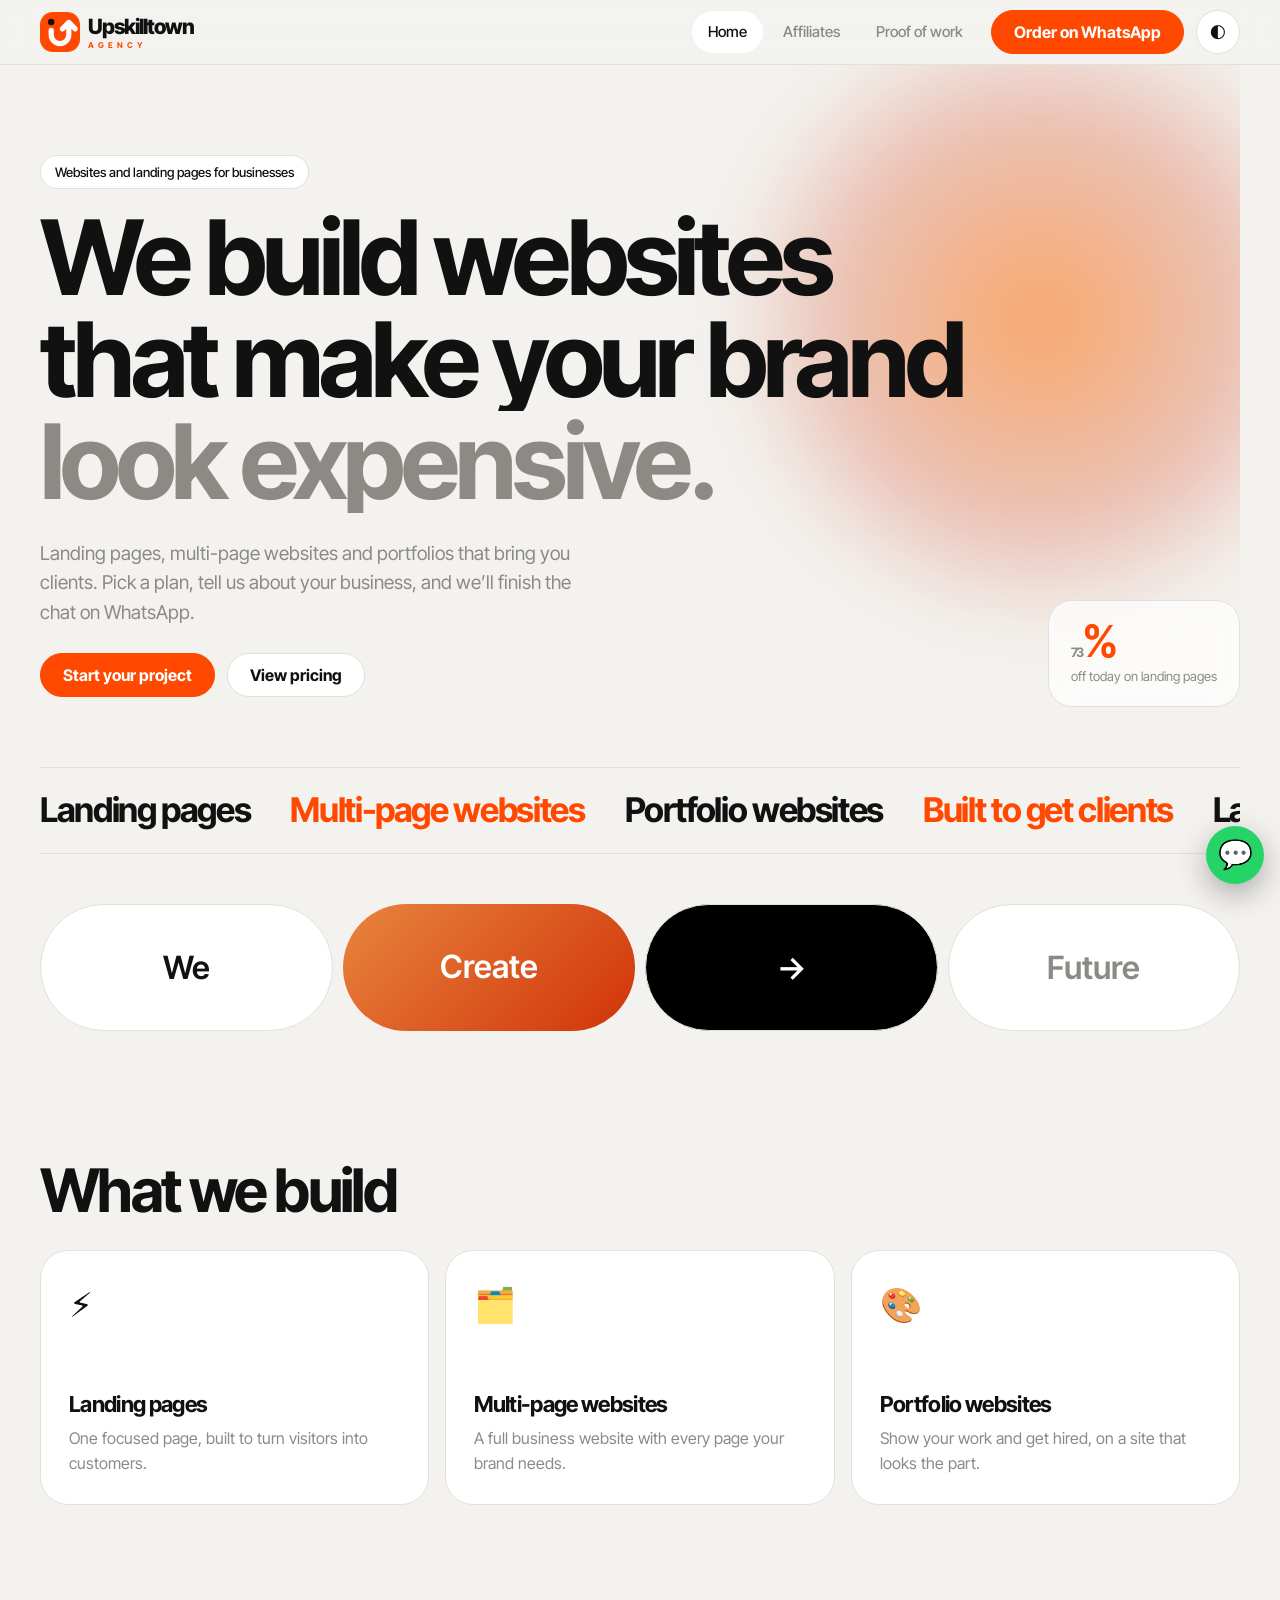
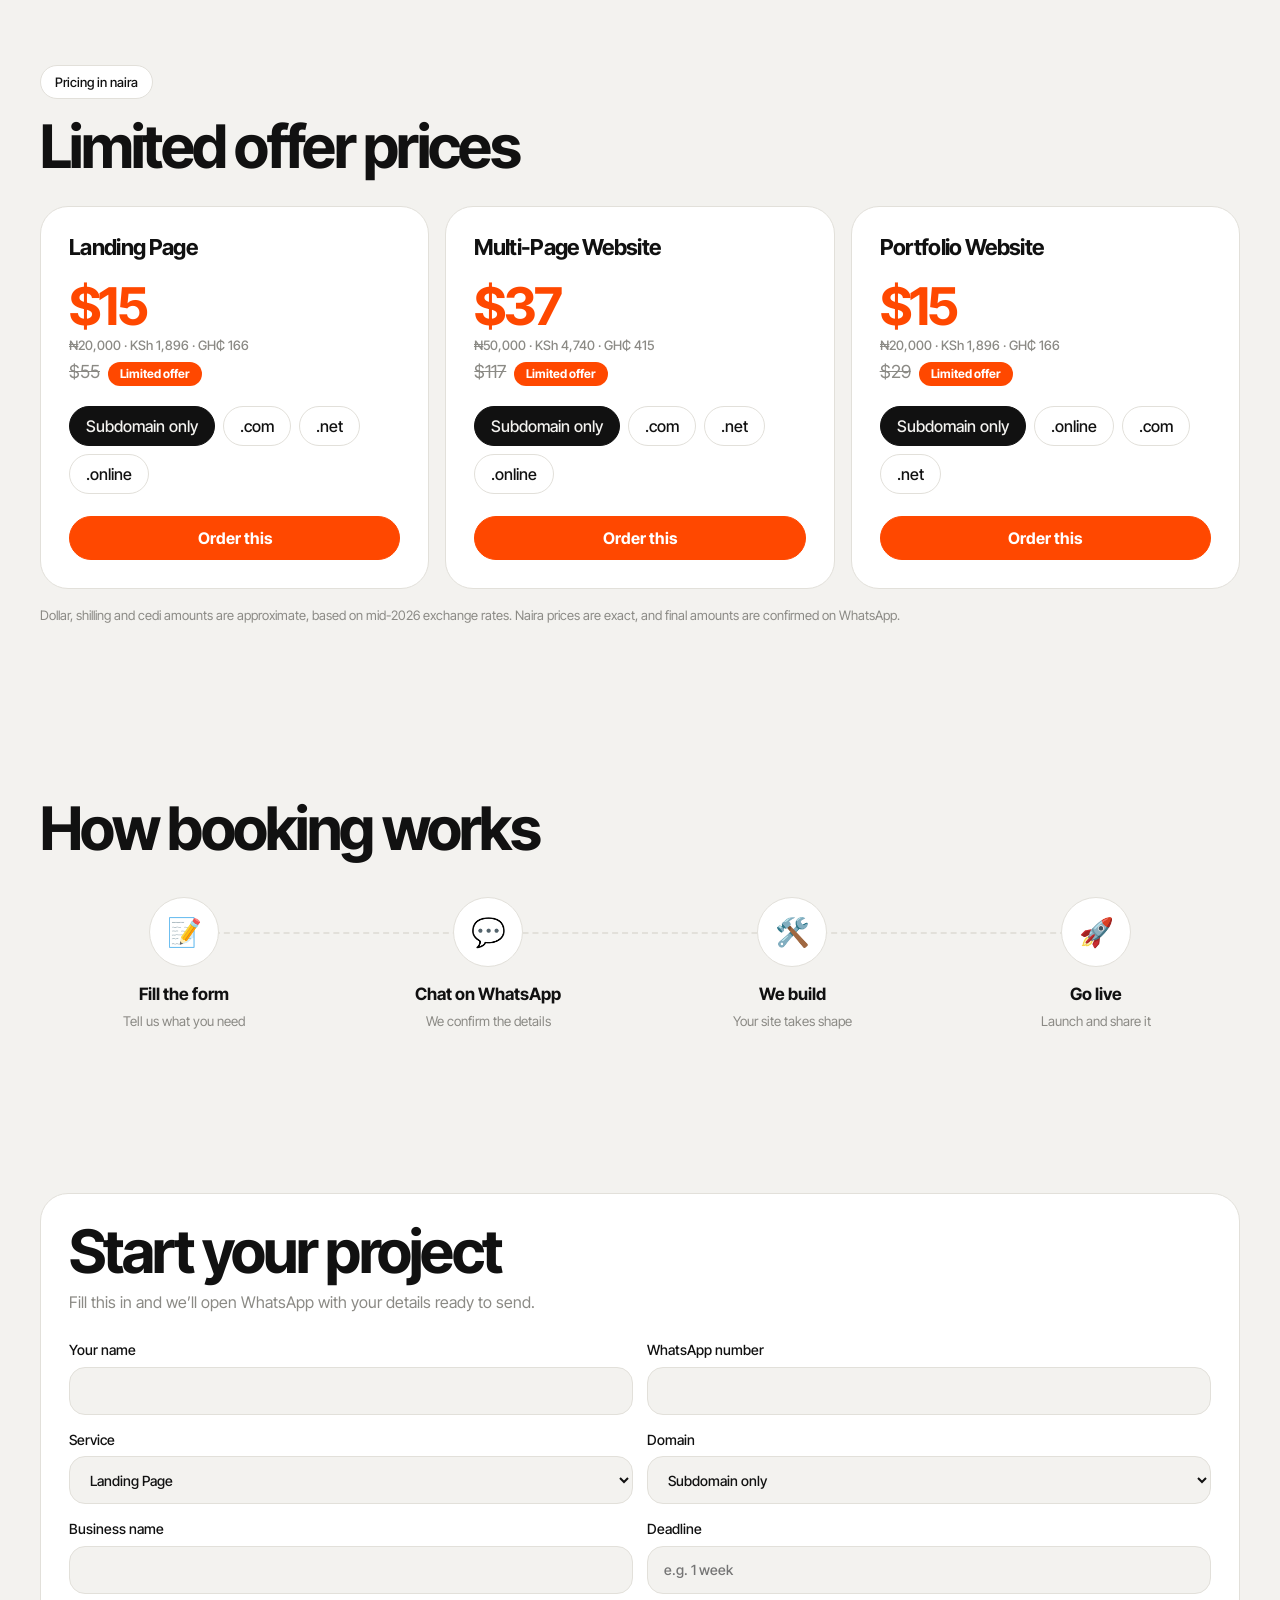
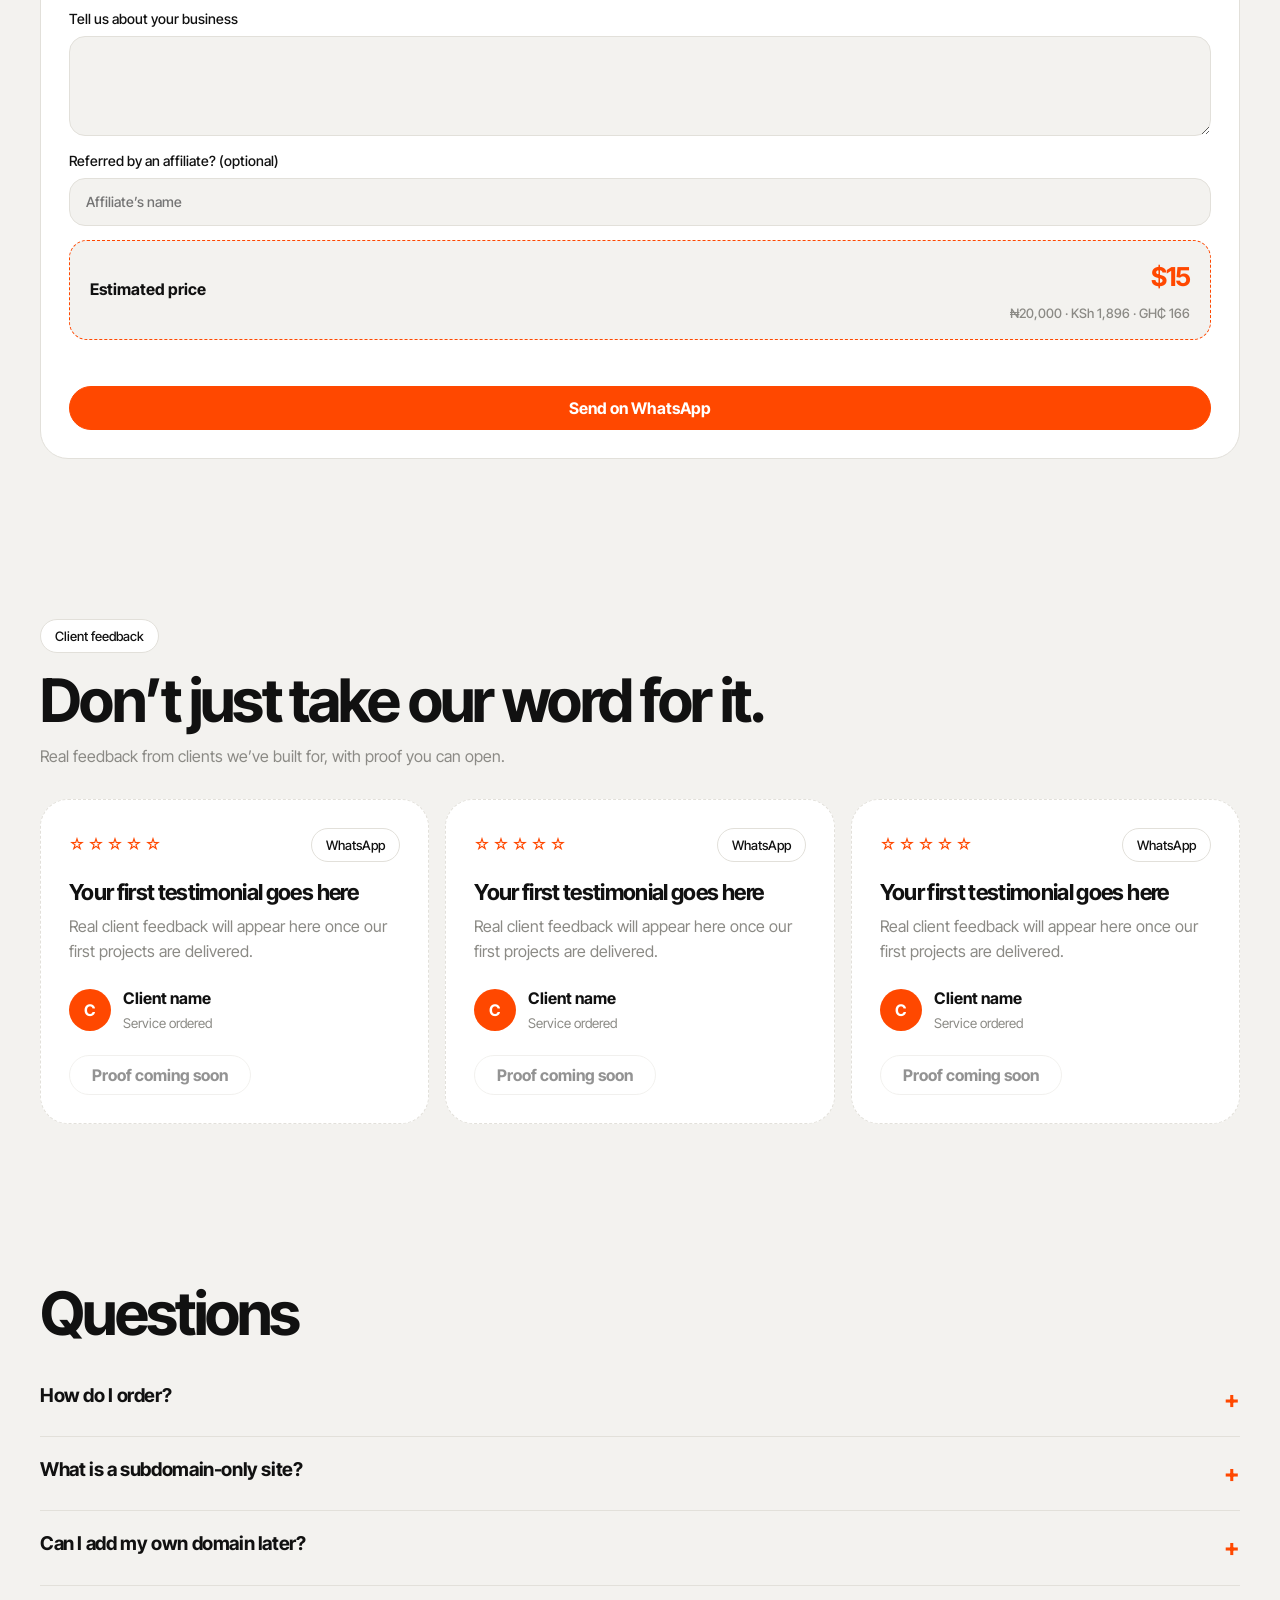
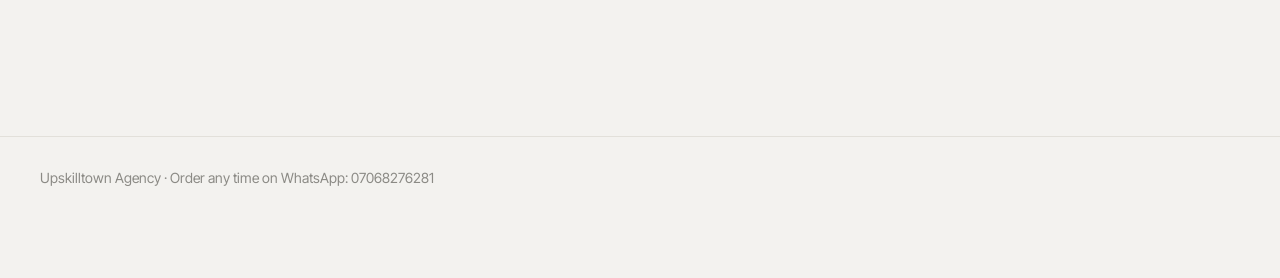
<file: public/assets/aistudio/upskilltown__1__143e55fd.html>
<!DOCTYPE html>
<html lang="en">
<head>
<meta charset="utf-8">
<meta name="viewport" content="width=device-width, initial-scale=1, viewport-fit=cover">
<title>Upskilltown Agency</title>
<link rel="icon" type="image/svg+xml" href="data:image/svg+xml,%3Csvg xmlns='http://www.w3.org/2000/svg' viewBox='0 0 100 100'%3E%3Crect width='100' height='100' rx='32' fill='%23FF4800'/%3E%3Cpath d='M28 46V57A22 22 0 0 0 72 57V26M56 42L72 26L88 42' stroke='%23FFF' stroke-width='13' fill='none' stroke-linecap='round' stroke-linejoin='round'/%3E%3Ccircle cx='28' cy='25' r='8' fill='%2314110F'/%3E%3C/svg%3E">
<link rel="stylesheet" href="https://fonts.googleapis.com/css2?family=Inter+Tight:wght@400;500;700;800&display=swap">
<style>
:root{--bg:#f3f2ef;--fg:#111;--mut:#8b8a85;--card:#fff;--line:#e2e0da;--o:#ff4800;--o2:#d1330a;box-sizing:border-box;padding-top:env(safe-area-inset-top,0px);padding-bottom:env(safe-area-inset-bottom,0px);color-scheme:light}
@media(prefers-color-scheme:dark){:root:not([data-theme="light"]){--bg:#0c0b0a;--fg:#f3f2ef;--mut:#8f8d87;--card:#171615;--line:#2a2826;color-scheme:dark}}
:root[data-theme="dark"]{--bg:#0c0b0a;--fg:#f3f2ef;--mut:#8f8d87;--card:#171615;--line:#2a2826;color-scheme:dark}
*,*::before,*::after{box-sizing:border-box}
html{scroll-padding-top:env(safe-area-inset-top,0px);height:100%}
body{margin:0;min-height:100%;background:var(--bg);color:var(--fg);font:400 16px/1.55 "Inter Tight",system-ui,-apple-system,"Segoe UI",Arial,sans-serif;overflow-x:hidden;transition:background .4s,color .4s}
body::before{content:"";position:fixed;inset:0 0 auto;height:env(safe-area-inset-top,0px);background:var(--bg);z-index:30}
a{color:inherit;text-decoration:none}
button,input,select,textarea{font:inherit;color:inherit}
:focus-visible{outline:2px solid var(--o);outline-offset:3px}
.w{width:min(1200px,100% - 32px);margin-inline:auto}
header{position:sticky;top:env(safe-area-inset-top,0px);z-index:20;background:color-mix(in srgb,var(--bg) 85%,transparent);backdrop-filter:blur(14px);border-bottom:1px solid var(--line)}
.nav{display:flex;align-items:center;gap:12px;height:64px}
.logo{font-weight:800;letter-spacing:-.04em;font-size:20px;display:flex;align-items:center;gap:8px;margin-right:auto}
.lw{display:grid;line-height:1}.lw b{font-size:21px;font-weight:800;letter-spacing:-.05em}.lw small{font-size:8px;font-weight:700;letter-spacing:.5em;color:var(--o);margin-top:4px}
nav{display:flex;gap:4px}
nav a{padding:9px 16px;border-radius:99px;font-weight:500;font-size:15px;color:var(--mut);transition:.25s}
nav a:hover,nav a.on{background:var(--card);color:var(--fg)}
.btn{display:inline-flex;align-items:center;justify-content:center;gap:8px;min-height:44px;padding:0 22px;border-radius:99px;border:1px solid var(--line);background:var(--card);font-weight:700;cursor:pointer;transition:transform .25s,box-shadow .25s,background .25s}
.btn:hover{transform:translateY(-3px)}
.btn.p{background:var(--o);border-color:var(--o);color:#fff}
.btn.p:hover{box-shadow:0 10px 30px rgba(255,106,0,.4)}
.btn.k{background:var(--fg);color:var(--bg);border-color:var(--fg)}
.btn[disabled]{opacity:.45;cursor:not-allowed;transform:none;box-shadow:none}
#tg,#mb{width:44px;padding:0}
#mb{display:none}
.pg{display:none;padding-bottom:70px}.pg.on{display:block}
h1,h2,h3{letter-spacing:-.045em;line-height:.98;margin:0}
h1{font-size:clamp(40px,8.4vw,104px);font-weight:700}
h2{font-size:clamp(30px,5vw,60px);font-weight:700}
h3{font-size:22px;letter-spacing:-.03em;line-height:1.1}
.g{color:var(--mut)}
.hero{position:relative;padding:clamp(40px,8vw,90px) 0 40px;overflow:hidden}
.hero::before{content:"";position:absolute;width:min(640px,90vw);aspect-ratio:1;right:-10%;top:-10%;border-radius:50%;background:radial-gradient(circle,rgba(255,106,0,.55),rgba(209,51,10,.25) 45%,transparent 70%);filter:blur(30px);animation:fl 9s ease-in-out infinite alternate;z-index:-1}
@keyframes fl{to{transform:translate(-8%,10%) scale(1.15)}}
.ln{display:block;overflow:hidden}
.ln>span{display:inline-block;transform:translateY(105%);animation:up .9s cubic-bezier(.2,.8,.2,1) forwards;animation-delay:calc(var(--i)*.12s)}
@keyframes up{to{transform:none}}
.sub{max-width:560px;font-size:clamp(16px,2vw,19px);color:var(--mut);margin:26px 0}
.row{display:flex;flex-wrap:wrap;gap:12px;align-items:center}
.glass{position:absolute;right:0;bottom:30px;padding:18px 22px;border-radius:24px;background:color-mix(in srgb,var(--card) 70%,transparent);border:1px solid var(--line);backdrop-filter:blur(12px);animation:fl 6s ease-in-out infinite alternate}
.glass b{font-size:44px;letter-spacing:-.05em;color:var(--o);line-height:1;display:block}
.glass span{font-size:13px;color:var(--mut)}
.mq{overflow:hidden;border-block:1px solid var(--line);padding:16px 0;margin:30px 0}
.mq div{display:flex;gap:40px;width:max-content;animation:mq 26s linear infinite;font-size:clamp(22px,3vw,34px);font-weight:700;letter-spacing:-.04em}
.mq span{white-space:nowrap}.mq span:nth-child(even){color:var(--o)}
@keyframes mq{to{transform:translateX(-50%)}}
.pills{display:grid;grid-template-columns:repeat(4,1fr);gap:10px;margin:50px 0}
.pills div{border-radius:99px;padding:clamp(16px,3.5vw,38px) 8px;text-align:center;font-weight:600;font-size:clamp(16px,3vw,32px);background:var(--card);border:1px solid var(--line)}
.pills .a{background:linear-gradient(135deg,#e8853d,var(--o2));color:#fff;border:0}
.pills .b{background:#000;color:#fff}.pills .c{color:var(--mut)}
.sec{padding:clamp(40px,7vw,80px) 0}
.tag{display:inline-block;padding:6px 14px;border-radius:99px;background:var(--card);border:1px solid var(--line);font-size:13px;font-weight:500;margin-bottom:18px}
.grid{display:grid;gap:16px;grid-template-columns:repeat(auto-fit,minmax(min(100%,280px),1fr))}
.card{background:var(--card);border:1px solid var(--line);border-radius:28px;padding:28px;transition:transform .35s,border-color .35s}
.card:hover{transform:translateY(-6px);border-color:var(--o)}
.card .e{font-size:34px;margin-bottom:60px;display:block}
.card p{color:var(--mut);margin:10px 0 0}
.price{font-size:clamp(38px,5vw,52px);font-weight:700;letter-spacing:-.05em;line-height:1;margin:22px 0 6px;color:var(--o)}
.was{color:var(--mut);text-decoration:line-through;font-size:18px}
.badge{display:inline-block;background:var(--o);color:#fff;border-radius:99px;padding:3px 12px;font-size:12px;font-weight:700;margin-left:8px}
.opts{display:flex;flex-wrap:wrap;gap:8px;margin-top:20px}
.opts button{min-height:40px;padding:0 16px;border-radius:99px;border:1px solid var(--line);background:transparent;cursor:pointer;font-weight:500;transition:.2s}
.opts button.on{background:var(--fg);color:var(--bg);border-color:var(--fg)}
.steps{position:relative;display:grid;grid-template-columns:repeat(4,1fr);gap:16px;margin-top:40px}
.trk{position:absolute;left:12%;right:12%;top:35px;border-top:2px dashed var(--line)}
.trk::after{content:"";position:absolute;top:-7px;left:0;width:12px;height:12px;border-radius:50%;background:var(--o);box-shadow:0 0 14px var(--o);animation:dot 8s linear infinite}
@keyframes dot{to{left:calc(100% - 12px)}}
.st{text-align:center;position:relative}
.ic{width:70px;height:70px;border-radius:50%;margin:0 auto 14px;display:grid;place-items:center;font-size:28px;background:var(--card);border:1px solid var(--line);animation:lit 8s infinite;animation-delay:calc(var(--i)*2s)}
@keyframes lit{0%,22%{transform:scale(1.15);background:var(--o);box-shadow:0 0 0 12px rgba(255,106,0,.18)}28%,100%{transform:none;background:var(--card);box-shadow:none}}
.st b{display:block;font-size:17px}.st small{color:var(--mut)}
.coin{position:absolute;right:6%;top:-8px;background:var(--o);color:#fff;font-weight:700;border-radius:99px;padding:4px 12px;font-size:14px;animation:pop 8s infinite;animation-delay:6s;opacity:0}
@keyframes pop{0%{opacity:0;transform:translateY(14px) scale(.7)}6%,20%{opacity:1;transform:none}26%,100%{opacity:0;transform:translateY(-20px)}}
form{display:grid;gap:14px;grid-template-columns:1fr 1fr}
form .f{grid-column:1/-1}
label{display:grid;gap:6px;font-size:14px;font-weight:500}
input,select,textarea{width:100%;min-height:48px;padding:12px 16px;border-radius:16px;border:1px solid var(--line);background:var(--bg)}
textarea{min-height:100px;resize:vertical}
.est{grid-column:1/-1;display:flex;justify-content:space-between;align-items:center;padding:16px 20px;border-radius:18px;background:var(--bg);border:1px dashed var(--o);font-weight:700}
.est b{font-size:26px;color:var(--o);letter-spacing:-.04em;text-align:right}
.fx{display:block;font-size:13px;font-weight:500;letter-spacing:0;color:var(--mut);margin-top:6px}
.err{color:#d33;font-size:13px;min-height:18px;grid-column:1/-1}
details{border-bottom:1px solid var(--line);padding:18px 0}
summary{cursor:pointer;font-weight:700;font-size:19px;letter-spacing:-.02em;list-style:none;display:flex;justify-content:space-between}
summary::after{content:"+";color:var(--o);font-size:24px;transition:transform .3s}
details[open] summary::after{transform:rotate(45deg)}
details p{color:var(--mut);margin:10px 0 0;max-width:640px}
.xmas{border-radius:32px;padding:clamp(26px,5vw,56px);background:linear-gradient(135deg,var(--o),var(--o2) 70%,#6b0f00);color:#fff;position:relative;overflow:hidden}
.xmas::after{content:"🎁";position:absolute;right:5%;top:10%;font-size:clamp(70px,14vw,160px);animation:fl 4s ease-in-out infinite alternate;opacity:.9}
.xmas h2{max-width:640px}.xmas p{max-width:520px;opacity:.9}
.dash{display:none;margin-top:20px;padding:22px;border-radius:22px;background:var(--bg);border:1px solid var(--o)}
.dash.on{display:block}
.dash code{display:block;word-break:break-all;font-size:15px;padding:12px;border-radius:12px;background:var(--card);margin:8px 0 14px}
.rules li{margin:8px 0;color:var(--mut)}
.tabs{display:flex;flex-wrap:wrap;gap:8px;margin:30px 0}
.pj .im{aspect-ratio:16/10;border-radius:20px;margin-bottom:18px;background:linear-gradient(135deg,color-mix(in srgb,var(--o) 30%,var(--card)),var(--card));display:grid;place-items:center;font-size:38px}
.pj .btn{margin-top:16px;min-height:40px}
.wa{position:fixed;right:max(16px,env(safe-area-inset-right,0px));bottom:max(16px,env(safe-area-inset-bottom,0px));z-index:25;width:58px;height:58px;border-radius:50%;background:#25d366;display:grid;place-items:center;font-size:28px;box-shadow:0 10px 30px rgba(0,0,0,.3);animation:pls 2.4s infinite}
@keyframes pls{0%{box-shadow:0 0 0 0 rgba(37,211,102,.6)}100%{box-shadow:0 0 0 22px rgba(37,211,102,0)}}
footer{border-top:1px solid var(--line);padding:30px 0 90px;color:var(--mut);font-size:14px}
.rv{opacity:0;transform:translateY(26px);transition:opacity .8s,transform .8s}.rv.in{opacity:1;transform:none}
.refp{display:none;margin-left:8px;font-size:12px;background:var(--o);color:#fff;border-radius:99px;padding:3px 10px}
@media(max-width:820px){
nav{position:absolute;top:64px;left:0;right:0;flex-direction:column;padding:12px 16px;background:var(--bg);border-bottom:1px solid var(--line);display:none}
nav.open{display:flex}nav a{padding:14px 16px}
#mb{display:inline-flex}.hdr-cta{display:none}
.steps{grid-template-columns:1fr 1fr;row-gap:34px}.trk{display:none}
form{grid-template-columns:1fr}.glass{position:static;display:inline-block;margin-top:10px}
.pills{gap:6px}}
.tc h3{margin:18px 0 10px}.tc .btn{margin-top:20px;min-height:40px}.pend{border-style:dashed;opacity:.8}
.who{display:flex;align-items:center;gap:12px;margin-top:22px}.av{width:42px;height:42px;border-radius:50%;background:var(--o);color:#fff;display:grid;place-items:center;font-weight:700;flex:none}
.mod{position:fixed;inset:0;z-index:50;background:rgba(0,0,0,.82);display:none;place-items:center;padding:20px}.mod.on{display:grid}.mod img{max-width:min(560px,100%);max-height:80vh;border-radius:18px;background:var(--card)}.mod .btn{position:absolute;top:max(16px,env(safe-area-inset-top,0px));right:16px}
@media(prefers-reduced-motion:reduce){*,*::before,*::after{animation:none!important;transition:none!important}.ln>span,.rv{transform:none;opacity:1}}
</style>
</head>
<body>
<header><div class="w nav">
<a class="logo" href="#offer" aria-label="Upskilltown Agency"><svg viewBox="0 0 100 100" width="40" height="40" aria-hidden="true"><rect width="100" height="100" rx="32" fill="#FF4800"/><path d="M28 46V57A22 22 0 0 0 72 57V26M56 42L72 26L88 42" stroke="#fff" stroke-width="13" fill="none" stroke-linecap="round" stroke-linejoin="round"/><circle cx="28" cy="25" r="8" fill="#14110F"/></svg><span class="lw"><b>Upskilltown</b><small>AGENCY</small></span></a>
<nav id="nv"><a href="#offer" data-p="offer">Home</a><a href="#affiliates" data-p="affiliates">Affiliates</a><a href="#proof" data-p="proof">Proof of work</a></nav>
<a class="btn p hdr-cta" id="hc" target="_blank" rel="noopener">Order on WhatsApp</a>
<button class="btn" id="tg" aria-label="Toggle light and dark mode">🌓</button>
<button class="btn" id="mb" aria-label="Menu">☰</button>
</div></header>

<main>
<section class="pg" id="offer"><div class="w">
<div class="hero">
<span class="tag">Websites and landing pages for businesses</span>
<h1><span class="ln" style="--i:0"><span>We build websites</span></span><span class="ln" style="--i:1"><span>that make your brand</span></span><span class="ln" style="--i:2"><span class="g">look expensive.</span></span></h1>
<p class="sub">Landing pages, multi-page websites and portfolios that bring you clients. Pick a plan, tell us about your business, and we’ll finish the chat on WhatsApp.</p>
<div class="row"><button class="btn p" data-go="orderf">Start your project</button><button class="btn" data-go="pricing">View pricing</button></div>
<div class="glass"><b><span data-c="73">0</span>%</b><span>off today on landing pages</span></div>
</div>
<div class="mq" aria-hidden="true"><div id="mq"></div></div>
<div class="pills"><div>We</div><div class="a">Create</div><div class="b">→</div><div class="c">Future</div></div>

<div class="sec"><h2 class="rv">What we build</h2><div class="grid" style="margin-top:30px">
<div class="card rv"><span class="e">⚡</span><h3>Landing pages</h3><p>One focused page, built to turn visitors into customers.</p></div>
<div class="card rv"><span class="e">🗂️</span><h3>Multi-page websites</h3><p>A full business website with every page your brand needs.</p></div>
<div class="card rv"><span class="e">🎨</span><h3>Portfolio websites</h3><p>Show your work and get hired, on a site that looks the part.</p></div>
</div></div>

<div class="sec" id="pricing"><span class="tag">Pricing in naira</span><h2 class="rv">Limited offer prices</h2><div class="grid" id="pc" style="margin-top:30px"></div><p class="g" style="font-size:13px;margin-top:16px">Dollar, shilling and cedi amounts are approximate, based on mid-2026 exchange rates. Naira prices are exact, and final amounts are confirmed on WhatsApp.</p></div>

<div class="sec"><h2 class="rv">How booking works</h2><div class="steps rv" id="s1"></div></div>

<div class="sec" id="orderf"><div class="card"><h2>Start your project</h2><p class="g">Fill this in and we’ll open WhatsApp with your details ready to send.</p>
<form id="of" novalidate style="margin-top:24px">
<label>Your name<input id="o_n" autocomplete="name"></label>
<label>WhatsApp number<input id="o_p" inputmode="tel" autocomplete="tel"></label>
<label>Service<select id="o_s"></select></label>
<label>Domain<select id="o_d"></select></label>
<label>Business name<input id="o_b"></label>
<label>Deadline<input id="o_dl" placeholder="e.g. 1 week"></label>
<label class="f">Tell us about your business<textarea id="o_m"></textarea></label>
<label class="f">Referred by an affiliate? (optional)<input id="o_r" placeholder="Affiliate’s name"></label>
<div class="est"><span>Estimated price</span><b id="o_e"></b></div>
<div class="err" id="o_x"></div>
<button class="btn p f" type="submit">Send on WhatsApp</button>
</form></div></div>

<div class="sec" id="tm"><span class="tag">Client feedback</span><h2 class="rv">Don’t just take our word for it.</h2><p class="g" style="max-width:520px;margin:14px 0 0">Real feedback from clients we’ve built for, with proof you can open.</p><div class="grid" id="tl" style="margin-top:30px"></div></div>
<div class="sec"><h2 class="rv">Questions</h2><div style="margin-top:20px">
<details><summary>How do I order?</summary><p>Fill in the form above and tap Send. WhatsApp opens with your details, and we reply there.</p></details>
<details><summary>What is a subdomain-only site?</summary><p>Your site goes live on a free address such as yourname.vercel.app instead of your own .com, .net or .online domain.</p></details>
<details><summary>Can I add my own domain later?</summary><p>Yes. Message us on WhatsApp and we’ll set it up.</p></details>
</div></div>
</div></section>

<section class="pg" id="affiliates"><div class="w">
<div class="hero"><span class="tag">Open to everyone · closes at 50 affiliates</span>
<h1><span class="ln" style="--i:0"><span>Refer a client.</span></span><span class="ln" style="--i:1"><span class="g">Get paid.</span></span></h1>
<p class="sub">Our affiliate system is very simple. No matter who you are, you get paid when a client you referred signs up.</p>
<div class="row"><button class="btn p" data-go="apply">Become an affiliate</button><button class="btn" data-go="team">Sales teams: partner with us</button></div></div>

<div class="grid" id="pay"></div>

<div class="sec"><div class="xmas rv"><h2>Best affiliate wins a Christmas gift.</h2><p id="xp"></p></div></div>

<div class="sec"><h2 class="rv">How it works</h2><div class="steps rv" id="s2"></div></div>

<div class="sec" id="team"><span class="tag">For sales teams and agencies</span>
<h2 class="rv">Got a sales team? Let’s work together.</h2>
<p class="g" id="team_p" style="max-width:620px;margin:14px 0 0"></p>
<div class="grid" id="team_tiers" style="margin-top:30px"></div>
<div class="grid" style="margin-top:16px;align-items:start">
<div class="card"><h3>Estimate your team’s pay</h3><p>Enter how many paying clients your team could bring in by the deadline.</p>
<label style="margin-top:16px">Paying clients<input id="t_c" inputmode="numeric" value="150"></label>
<div class="est" style="margin-top:14px"><span id="t_l2">Estimated pay</span><b id="t_e"></b></div>
<p class="g" style="font-size:13px" id="t_note"></p></div>
<div class="card"><h3>What we’re looking for</h3><ul class="rules"><li>A team or agency with a real sales process, not just one person.</li><li>Able to bring in at least 150 paying clients by 31 December 2026.</li><li>Clients are real and each one pays in full.</li><li>Your team uses the same prices and packages as everyone else.</li><li>You share each client’s name and phone number with us when they order.</li><li>Sales teams are separate from the 50-member individual affiliate list.</li></ul></div>
</div>
<div class="card" style="margin-top:16px"><h3>Apply as a sales team</h3><p class="g">Tell us about your team. We’ll review it and reply on WhatsApp with the next steps and a short written agreement.</p>
<form id="tf" novalidate style="margin-top:20px">
<label>Team or agency name<input id="t_n"></label>
<label>Team lead’s name<input id="t_o" autocomplete="name"></label>
<label>WhatsApp number<input id="t_p" inputmode="tel" autocomplete="tel"></label>
<label>People on your team<input id="t_s" inputmode="numeric"></label>
<label class="f">Clients you can bring in by 31 December<select id="t_t"><option value="">Choose one</option><option>150 to 299</option><option>300 to 499</option><option>500 or more</option></select></label>
<label class="f">How does your team sell, and where? (30+ characters)<textarea id="t_m"></textarea></label>
<div class="err" id="t_x"></div>
<button class="btn p f" type="submit">Apply on WhatsApp</button>
</form></div></div>

<div class="sec" id="apply"><div class="grid" style="align-items:start">
<div class="card"><h3>Apply to join</h3><p class="g">We use this to keep out spam and unserious applications. The affiliate team closes once it reaches 50 members, so apply early.</p>
<form id="af" novalidate style="margin-top:20px;grid-template-columns:1fr">
<label>Full name<input id="a_n" autocomplete="name"></label>
<label>WhatsApp number<input id="a_p" inputmode="tel"></label>
<label>Where will you promote?<select id="a_w"><option value="">Choose one</option><option>WhatsApp status/groups</option><option>Instagram</option><option>TikTok</option><option>Facebook</option><option>X (Twitter)</option><option>In person / network</option></select></label>
<label>How many people can you reach?<input id="a_a" inputmode="numeric"></label>
<label>Why should we approve you? (30+ characters)<textarea id="a_y"></textarea></label>
<label>Quick check: <span id="cq"></span><input id="a_c" inputmode="numeric"></label>
<label style="display:flex;gap:10px;align-items:flex-start;font-weight:400"><input type="checkbox" id="a_k" style="width:20px;min-height:20px;margin-top:3px">I agree to the rules and understand fake referrals are disqualified.</label>
<button class="btn p" id="a_b" type="submit" disabled>Apply on WhatsApp</button>
</form>
<div class="dash" id="dash"><b>You’re in. Your referral code:</b><code id="d_c"></code><b>Your referral link:</b><code id="d_l"></code>
<div class="row"><button class="btn" id="d_cp">Copy link</button><button class="btn p" id="d_sh">Share on WhatsApp</button></div>
<p class="g" style="margin-bottom:0">Send the link to your client, or ask them to mention your code when ordering.</p></div></div>
<div style="display:grid;gap:16px">
<div class="card"><h3>Register your client</h3><p>Brought a client? Send us their name and phone number. When they order, we match their details to you.</p>
<form id="vf" novalidate style="grid-template-columns:1fr;margin-top:14px"><label>Your name<input id="v_a"></label><label>Your phone number<input id="v_ap" inputmode="tel"></label><label>Client’s name<input id="v_n"></label><label>Client’s phone number<input id="v_c" inputmode="tel"></label><div class="err" id="v_x"></div><button class="btn k" type="submit">Register client on WhatsApp</button></form></div>
<div class="card"><h3>Payout steps</h3><ol class="rules"><li>Register your client’s name and phone number</li><li>Client orders and we match their details</li><li>Client pays</li><li>You get paid within 48 hours</li></ol></div>
<div class="card"><h3>Rules</h3><ul class="rules"><li>Only real, paying clients count.</li><li>The affiliate team is capped at 50 members. Applications close once it’s full.</li><li>Register each client’s name and phone number with us before or when they order.</li><li>No spam or fake leads. Self-referrals don’t count.</li><li>Payout is made after the client’s payment is confirmed.</li><li>Best affiliate is decided by confirmed paying clients. Upskilltown Agency makes the final call.</li></ul></div>
</div></div></div>
</div></section>

<section class="pg" id="proof"><div class="w">
<div class="hero"><span class="tag">Proof of work</span>
<h1><span class="ln" style="--i:0"><span>Sites we’ve</span></span><span class="ln" style="--i:1"><span class="g">shipped.</span></span></h1>
<p class="sub">Real projects will appear here soon.</p></div>
<div class="tabs" id="tb"></div><div class="grid" id="pj"></div>
<div class="sec" style="text-align:center"><h2>Want yours here?</h2><div class="row" style="justify-content:center;margin-top:20px"><a class="btn p" id="pc2" target="_blank" rel="noopener">Order on WhatsApp</a></div></div>
</div></section>
</main>

<div class="mod" id="md" role="dialog" aria-label="Testimonial proof"><button class="btn" id="mx" aria-label="Close">✕</button><img id="mi" alt="Screenshot proof of the testimonial"></div>
<a class="wa" id="wf" target="_blank" rel="noopener" aria-label="Chat on WhatsApp">💬</a>
<footer><div class="w">Upskilltown Agency · Order any time on WhatsApp: 07068276281</div></footer>

<script>
const CONFIG={wa:"2347068276281",prefix:"UPT",fx:{usd:1365,kes:0.0948,ghs:0.0083},
svc:{landing:{name:"Landing Page",was:75000,o:{sub:["Subdomain only",20000],com:[".com",45000],net:[".net",45000],online:[".online",35000]}},
multi:{name:"Multi-Page Website",was:160000,o:{none:["Subdomain only",50000],com:[".com",67000],net:[".net",67000],online:[".online",55000]}},
port:{name:"Portfolio Website",was:40000,o:{none:["Subdomain only",20000],online:[".online",25000],com:[".com",35000],net:[".net",35000]}}},
team:{min:150,deadline:"31 December 2026",tiers:[[150,20],[300,25]]},
pay:[["Multi-Page Website",10000,300000],["Landing Page",5000,150000],["Portfolio Website",3000,90000]]};
const PROJECTS=[{t:"Your project here",c:"landing",u:"",d:"A landing page we built will show here."},{t:"Your project here",c:"multi",u:"",d:"A multi-page website will show here."},{t:"Your project here",c:"port",u:"",d:"A portfolio website will show here."},{t:"Your project here",c:"landing",u:"",d:"Add the live link and a short description."},{t:"Your project here",c:"multi",u:"",d:"Add the live link and a short description."},{t:"Your project here",c:"port",u:"",d:"Add the live link and a short description."}];
const $=s=>document.querySelector(s),$$=s=>[...document.querySelectorAll(s)];
const N=n=>"₦"+n.toLocaleString("en-US");
const U=n=>"$"+Math.round(n/CONFIG.fx.usd).toLocaleString("en-US");
const F=n=>"₦"+n.toLocaleString("en-US")+" · KSh "+Math.round(n*CONFIG.fx.kes).toLocaleString("en-US")+" · GH₵ "+Math.round(n*CONFIG.fx.ghs).toLocaleString("en-US");
const wa=t=>"https://wa.me/"+CONFIG.wa+(t?"?text="+encodeURIComponent(t):"");
const go=t=>window.open(wa(t),"_blank","noopener");
const ls={g:k=>{try{return localStorage.getItem(k)}catch(e){return null}},s:(k,v)=>{try{localStorage.setItem(k,v)}catch(e){}}};
["hc","pc2","wf"].forEach(i=>$("#"+i).href=wa("Hello Upskilltown Agency, I’d like to order a website."));
$("#mq").innerHTML=Array(2).fill(["Landing pages","Multi-page websites","Portfolio websites","Built to get clients"].map(x=>"<span>"+x+"</span>").join("")).join("");
/* theme */
const root=document.documentElement,sv=ls.g("th");if(sv)root.dataset.theme=sv;
$("#tg").onclick=()=>{const cur=root.dataset.theme||(matchMedia("(prefers-color-scheme:dark)").matches?"dark":"light"),n=cur==="dark"?"light":"dark";root.dataset.theme=n;ls.s("th",n)};
$("#mb").onclick=()=>$("#nv").classList.toggle("open");
/* routing + referral */

function route(){let h=location.hash.slice(1);
if(!["offer","affiliates","proof"].includes(h))h="offer";
$$(".pg").forEach(p=>p.classList.toggle("on",p.id===h));$$("nav a").forEach(a=>a.classList.toggle("on",a.dataset.p===h));
$("#nv").classList.remove("open");scrollTo(0,0);setTimeout(obs,50)}
addEventListener("hashchange",route);
$$("[data-go]").forEach(b=>b.onclick=()=>$("#"+b.dataset.go).scrollIntoView({behavior:"smooth"}));
/* reveal + counters */
let io;function obs(){if(!("IntersectionObserver"in window)){$$(".rv").forEach(e=>e.classList.add("in"));return}
io=io||new IntersectionObserver(es=>es.forEach(e=>{if(e.isIntersecting){e.target.classList.add("in");io.unobserve(e.target)}}),{threshold:.12});
$$(".pg.on .rv:not(.in)").forEach(e=>io.observe(e));
$$(".pg.on [data-c]").forEach(el=>{if(el.dataset.d)return;el.dataset.d=1;const t=+el.dataset.c;let v=0;const iv=setInterval(()=>{v+=2;if(v>=t){v=t;clearInterval(iv)}el.textContent=v},25)})}
/* pricing */
$("#pc").innerHTML=Object.entries(CONFIG.svc).map(([k,s])=>{const ks=Object.keys(s.o);return`<div class="card rv" data-k="${k}"><h3>${s.name}</h3><div class="price"></div><div><span class="was">${U(s.was)}</span><span class="badge">Limited offer</span></div><div class="opts">${ks.map((d,i)=>`<button data-d="${d}" class="${i?"":"on"}">${s.o[d][0]}</button>`).join("")}</div><button class="btn p" style="margin-top:22px;width:100%" data-ord="${k}">Order this</button></div>`}).join("");
$$("#pc .card").forEach(c=>{const s=CONFIG.svc[c.dataset.k];const up=d=>{c.querySelector(".price").innerHTML=U(s.o[d][1])+'<small class="fx">'+F(s.o[d][1])+'</small>'};up(Object.keys(s.o)[0]);
c.querySelectorAll(".opts button").forEach(b=>b.onclick=()=>{c.querySelectorAll(".opts button").forEach(x=>x.classList.remove("on"));b.classList.add("on");up(b.dataset.d)});
c.querySelector("[data-ord]").onclick=()=>{$("#o_s").value=c.dataset.k;fillD();$("#o_d").value=c.querySelector(".opts .on").dataset.d;est();$("#orderf").scrollIntoView({behavior:"smooth"})}});
/* steps */
function steps(id,a,coin){$(id).innerHTML='<div class="trk"></div>'+a.map((x,i)=>`<div class="st" style="--i:${i}"><div class="ic">${x[0]}</div><b>${x[1]}</b><small>${x[2]}</small></div>`).join("")+(coin?'<div class="coin">+₦10,000</div>':"")}
steps("#s1",[["📝","Fill the form","Tell us what you need"],["💬","Chat on WhatsApp","We confirm the details"],["🛠️","We build","Your site takes shape"],["🚀","Go live","Launch and share it"]]);
steps("#s2",[["📋","Apply","Join in a minute"],["🔗","Share your link","Send it to a client"],["🤝","Client signs up","They order with your code"],["💰","You get paid","After their payment"]],1);
$("#pay").innerHTML=CONFIG.pay.map(p=>`<div class="card rv"><p style="margin:0 0 40px">${p[0]}</p><div class="price" style="margin:0">${U(p[1])}<small class="fx">${F(p[1])}</small></div><p>per client</p><div style="border-top:1px solid var(--line);padding-top:14px"><b>Up to ${U(p[2])} a month</b><small class="fx">${F(p[2])}</small><p style="margin:4px 0 0">Bring in one client every day.</p></div></div>`).join("");
$("#xp").innerHTML=U(200000)+" ("+F(200000)+") or a brand new laptop for the affiliate with the most paying clients.";
/* sales team */
const T=CONFIG.team,AVG=Object.values(CONFIG.svc).flatMap(x=>Object.values(x.o).map(v=>v[1])),AVGP=Math.round(AVG.reduce((a,b)=>a+b,0)/AVG.length),AVGA=Math.round(CONFIG.pay.reduce((a,b)=>a+b[1],0)/CONFIG.pay.length);
const rate=n=>{let r=0;T.tiers.forEach(t=>{if(n>=t[0])r=t[1]});return r};
$("#team_p").textContent="Run a sales team or agency? Bring in "+T.min+" or more paying clients by "+T.deadline+" and your team earns a percentage of every sale, not the standard affiliate pay.";
$("#team_tiers").innerHTML=[["Under "+T.min+" clients","Standard affiliate pay","You still earn the normal per-client affiliate pay on every client."]].concat(T.tiers.map((t,i)=>{const nx=T.tiers[i+1];return[t[0]+(nx?" to "+(nx[0]-1):"+")+" clients",t[1]+"% of every sale","Once you reach "+t[0]+", we top up every client you brought to this rate."]})).map((x,i,a)=>`<div class="card rv"><p style="margin:0 0 30px">${x[0]}</p><div class="price" style="margin:0;${i?"":"color:var(--fg)"}">${x[1].replace(/^(\d+%)(.*)$/,"$1<small class=\"fx\">$2</small>")}</div><p>${x[2]}</p></div>`).join("");
function tEst(){const n=Math.max(0,parseInt($("#t_c").value.replace(/\D/g,""))||0),r=rate(n),v=r?Math.round(n*AVGP*r/100):n*AVGA;
$("#t_e").innerHTML=U(v)+'<small class="fx">'+F(v)+'</small>';
$("#t_note").textContent=(r?"At "+r+"% of an average sale of "+N(AVGP)+".":"Below "+T.min+" clients, standard affiliate pay applies (average "+N(AVGA)+" per client).")+" This is an estimate. Real pay depends on the packages your clients choose."}
$("#t_c").addEventListener("input",tEst);tEst();
$("#tf").onsubmit=e=>{e.preventDefault();const v=i=>$("#"+i).value.trim();
if(v("t_n").length<2||v("t_o").length<2||v("t_p").replace(/\D/g,"").length<10||!v("t_s")||!v("t_t")||v("t_m").length<30){$("#t_x").textContent="Fill in every field, with a valid WhatsApp number and at least 30 characters about how you sell.";return}
$("#t_x").textContent="";go(["Sales team application","Team: "+v("t_n"),"Lead: "+v("t_o"),"WhatsApp: "+v("t_p"),"Team size: "+v("t_s"),"Can deliver by 31 Dec: "+v("t_t"),"How we sell: "+v("t_m")].join("\n"))};
/* order form */
const sel=$("#o_s");sel.innerHTML=Object.entries(CONFIG.svc).map(([k,s])=>`<option value="${k}">${s.name}</option>`).join("");
function fillD(){const o=CONFIG.svc[sel.value].o;$("#o_d").innerHTML=Object.entries(o).map(([k,v])=>`<option value="${k}">${v[0]}</option>`).join("")+'<option value="x">Not sure yet</option>'}
function est(){const s=CONFIG.svc[sel.value],d=$("#o_d").value;{const v=(s.o[d]||Object.values(s.o)[0])[1];$("#o_e").innerHTML=U(v)+(d==="x"?" and up":"")+' <small class="fx">'+F(v)+'</small>'}}
sel.onchange=()=>{fillD();est()};$("#o_d").onchange=est;fillD();est();
$("#of").onsubmit=e=>{e.preventDefault();const n=$("#o_n").value.trim(),p=$("#o_p").value.trim();if(n.length<2||p.replace(/\D/g,"").length<10){$("#o_x").textContent="Enter your name and a valid WhatsApp number.";return}
$("#o_x").textContent="";const s=CONFIG.svc[sel.value],r=$("#o_r").value.trim(),dn=$("#o_d").selectedOptions[0].textContent;
go(["New order: Upskilltown Agency","Name: "+n,"WhatsApp: "+p,"Service: "+s.name,"Domain: "+dn,"Estimate: "+$("#o_e").textContent,"Business: "+$("#o_b").value,"Deadline: "+$("#o_dl").value,"Details: "+$("#o_m").value].concat(r?["Referred by: "+r]:[]).join("\n"))};
/* affiliate form */
const A=1+Math.floor(Math.random()*9),B=1+Math.floor(Math.random()*9);$("#cq").textContent="what is "+A+" + "+B+"?";
const ids=["a_n","a_p","a_w","a_a","a_y","a_c"];
function ok(){return $("#a_n").value.trim().length>1&&$("#a_p").value.replace(/\D/g,"").length>=10&&$("#a_w").value&&$("#a_a").value.trim()&&$("#a_y").value.trim().length>=30&&+$("#a_c").value===A+B&&$("#a_k").checked}
[...ids,"a_k"].forEach(i=>{$("#"+i).addEventListener("input",()=>$("#a_b").disabled=!ok());$("#"+i).addEventListener("change",()=>$("#a_b").disabled=!ok())});


$("#af").onsubmit=e=>{e.preventDefault();if(!ok())return;const n=$("#a_n").value.trim();

go(["Affiliate application","Name: "+n,"WhatsApp: "+$("#a_p").value,"Promoting on: "+$("#a_w").value,"Reach: "+$("#a_a").value,"Why: "+$("#a_y").value].join("\n"))};


$("#vf").onsubmit=e=>{e.preventDefault();const a=$("#v_a").value.trim(),ap=$("#v_ap").value.trim(),n=$("#v_n").value.trim(),c=$("#v_c").value.trim();if(a.length<2||n.length<2||ap.replace(/\D/g,"").length<10||c.replace(/\D/g,"").length<10){$("#v_x").textContent="Fill in all four fields with valid phone numbers.";return}$("#v_x").textContent="";go(["Affiliate client registration","Affiliate: "+a,"Affiliate phone: "+ap,"Client: "+n,"Client phone: "+c].join("\n"))};
/* testimonials: fill this array when you get feedback. p = proof screenshot (data: URI or image path on your own host) */
const TESTIMONIALS=[{},{},{}];
/* example: {s:"WhatsApp",t:"Short quote",q:"Full testimonial text",n:"Client name",r:"Landing page client",p:"proof.jpg"} */
function tm(){$("#tl").innerHTML=TESTIMONIALS.map((x,i)=>{const e=!x.q;return `<div class="card tc rv ${e?"pend":""}"><div style="display:flex;justify-content:space-between;align-items:center"><span style="color:var(--o);letter-spacing:3px">${e?"☆☆☆☆☆":"★★★★★"}</span><span class="tag" style="margin:0">${x.s||"WhatsApp"}</span></div><h3>${e?"Your first testimonial goes here":"“"+x.t+"”"}</h3><p>${e?"Real client feedback will appear here once our first projects are delivered.":x.q}</p><div class="who"><div class="av">${(x.n||"C")[0]}</div><div><b>${x.n||"Client name"}</b><br><small class="g">${x.r||"Service ordered"}</small></div></div><button class="btn" data-i="${i}" ${x.p?"":"disabled"}>${x.p?"View proof":"Proof coming soon"}</button></div>`}).join("");
$("#tl").querySelectorAll("button[data-i]").forEach(b=>b.onclick=()=>{const p=TESTIMONIALS[b.dataset.i].p;if(p){$("#mi").src=p;$("#md").classList.add("on")}})}
tm();
const cm=()=>{$("#md").classList.remove("on");$("#mi").removeAttribute("src")};$("#mx").onclick=cm;$("#md").onclick=e=>{if(e.target.id==="md")cm()};addEventListener("keydown",e=>{if(e.key==="Escape")cm()});
/* proof */
let cat="all";const cats={all:"All",landing:"Landing pages",multi:"Multi-page",port:"Portfolio"};
function proof(){$("#tb").innerHTML=Object.entries(cats).map(([k,v])=>`<button class="btn ${k===cat?"k":""}" data-k="${k}">${v}</button>`).join("");
$("#tb").querySelectorAll("button").forEach(b=>b.onclick=()=>{cat=b.dataset.k;proof()});
$("#pj").innerHTML=PROJECTS.filter(p=>cat==="all"||p.c===cat).map(p=>`<div class="card pj"><div class="im">🖼️</div><span class="tag" style="margin:0 0 10px">${cats[p.c]}</span><h3>${p.t}</h3><p>${p.d}</p>${p.u?`<a class="btn" href="${p.u}" target="_blank" rel="noopener">Visit site</a>`:`<button class="btn" disabled>Coming soon</button>`}</div>`).join("")}
proof();


route();
</script>
</body>
</html>
</file>
